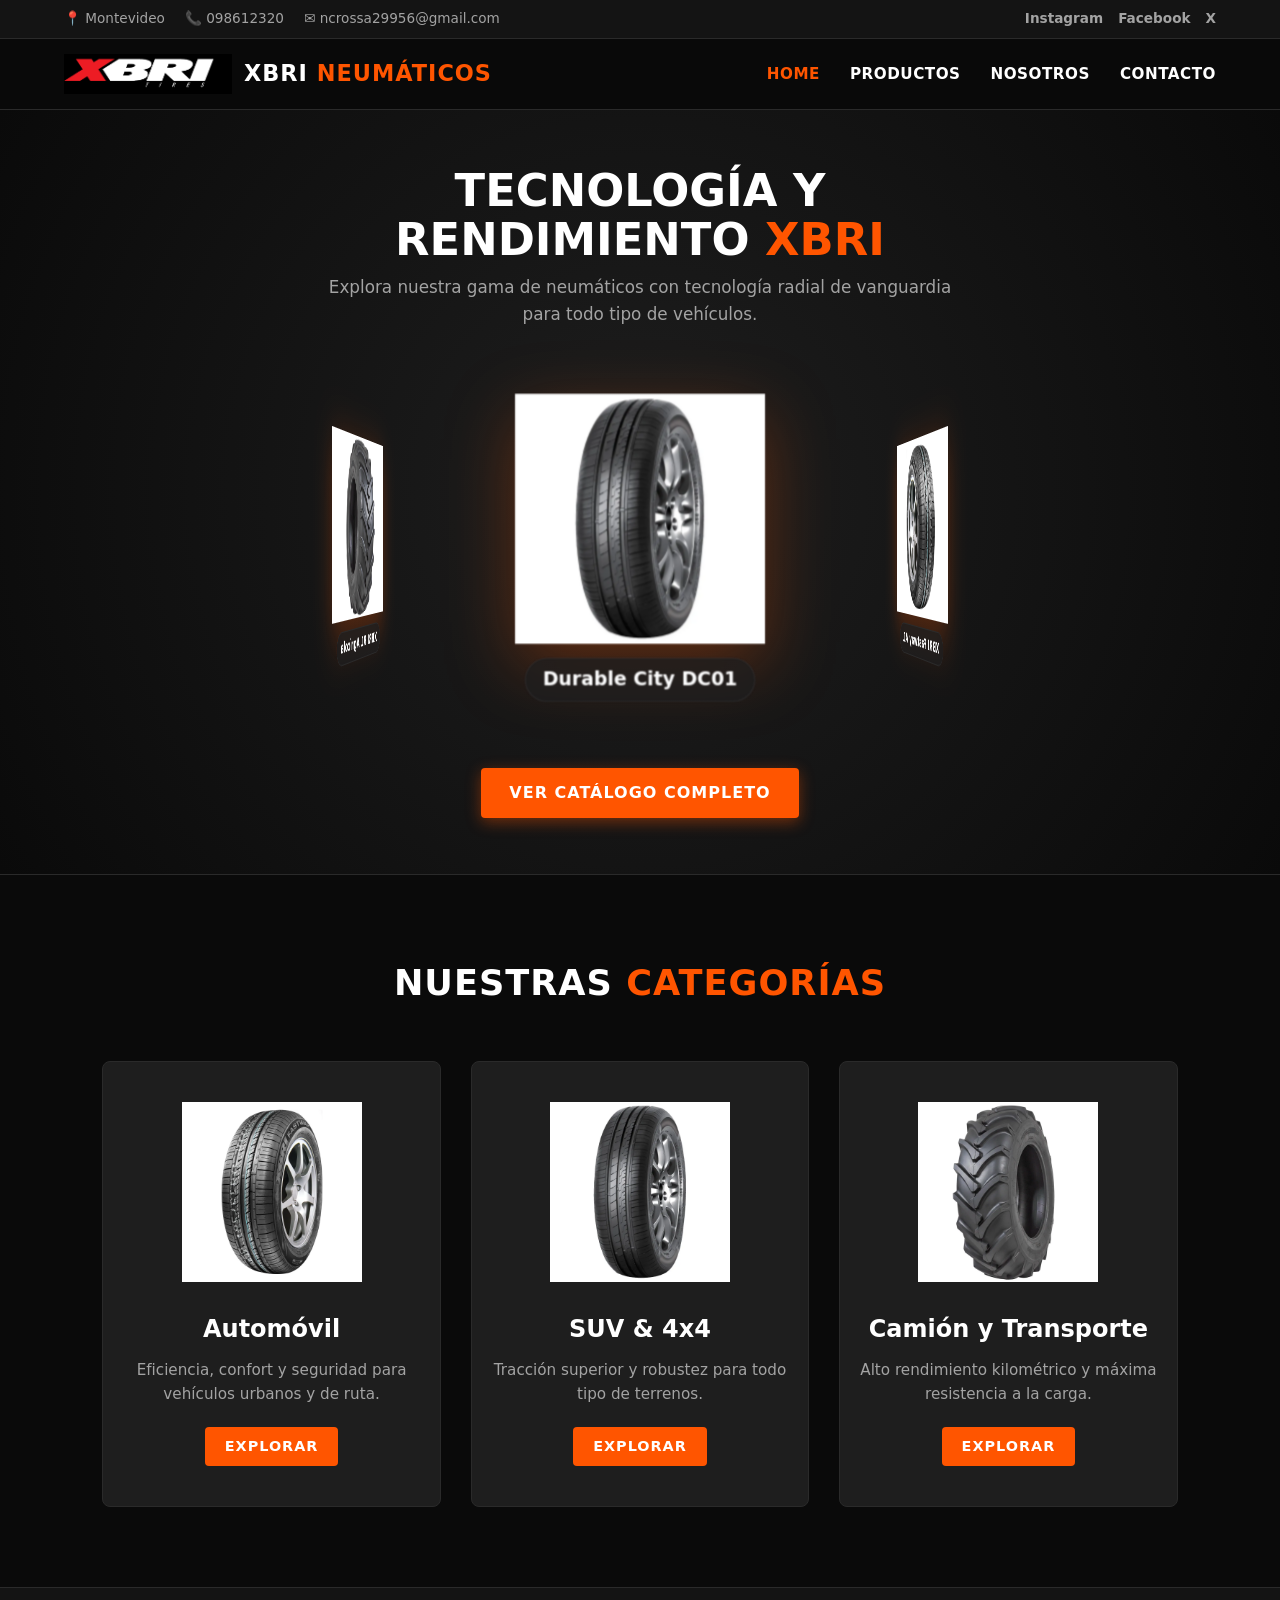
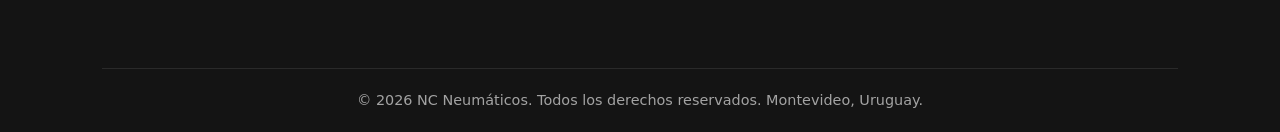
<file: index.html>
<!DOCTYPE html>
<html lang="es">
<head>
  <meta charset="UTF-8">
  <meta name="viewport" content="width=device-width, initial-scale=1.0">
  <title>NC Neumáticos — Tecnología y Rendimiento en Montevideo</title>
  <link rel="stylesheet" href="styles/main.css">
</head>
<body>

  <!-- Top Header / Contact Bar -->
  <div class="top-bar">
    <div class="top-bar-info">
      <span>📍 Montevideo</span>
      <a href="tel:098612320">📞 098612320</a>
      <a href="mailto:ncrossa29956@gmail.com">✉️ ncrossa29956@gmail.com</a>
    </div>
    <div class="social-links">
      <a href="https://instagram.com" target="_blank" rel="noopener">Instagram</a>
      <a href="https://facebook.com" target="_blank" rel="noopener">Facebook</a>
      <a href="https://x.com" target="_blank" rel="noopener">X</a>
    </div>
  </div>

  <!-- Navigation Bar & Logo -->
  <header class="main-header">
    <a href="index.html" class="logo-container">
      <img src="imagenes/logo.png" alt="NC Neumáticos Logo">
      <span class="logo-text">XBRI <span>Neumáticos</span></span>
    </a>
    <nav>
      <ul class="nav-links">
        <li><a href="index.html" class="active">Home</a></li>
        <li><a href="productos.html">Productos</a></li>
        <li><a href="nosotros.html">Nosotros</a></li>
        <li><a href="contacto.html">Contacto</a></li>
      </ul>
    </nav>
  </header>

  <!-- Hero Section with 3D Rotating Tire Carousel -->
 <!-- Hero Section con Calesita / Tiovivo 3D Central -->
<section class="hero-carousel-3d">
  <div class="carousel-title-container">
    <h1>Tecnología y Rendimiento <span>XBRI</span></h1>
    <p>Explora nuestra gama de neumáticos con tecnología radial de vanguardia para todo tipo de vehículos.</p>
  </div>

  <!-- Stage del Tiovivo 3D -->
  <div class="carousel-3d-stage">
    <div class="carousel-3d-spinner">
      <!-- Ítem 1 -->
      <div class="carousel-3d-item" style="--i:0;">
        <img src="imagenes/durable_city-dc01_01_l.webp" alt="Durable City DC01">
        <div class="item-label">Durable City DC01</div>
      </div>
      <!-- Ítem 2 -->
      <div class="carousel-3d-item" style="--i:1;">
        <img src="imagenes/xbri_fastway-a1_01_l.webp" alt="XBRI Fastway A1">
        <div class="item-label">XBRI Fastway A1</div>
      </div>
      <!-- Ítem 3 -->
      <div class="carousel-3d-item" style="--i:2;">
        <img src="imagenes/xbri_ecology_01_l.webp" alt="XBRI Ecology">
        <div class="item-label">XBRI Ecology</div>
      </div>
      <!-- Ítem 4 -->
      <div class="carousel-3d-item" style="--i:3;">
        <img src="imagenes/xbri_r1_01_l.webp" alt="XBRI R1 Agrícola">
        <div class="item-label">XBRI R1 Agrícola</div>
      </div>
    </div>
  </div>

  <!-- Botón de acción centrado -->
  <a href="productos.html" class="btn btn-hero">Ver Catálogo Completo</a>
</section>

  <!-- Categories Preview Section -->
  <section>
    <h2 class="section-title">Nuestras <span>Categorías</span></h2>
    <div class="categories-preview">
      <div class="category-card">
        <img src="imagenes/xbri_fastway-a1_01_l.webp" alt="Automóvil">
        <h3>Automóvil</h3>
        <p>Eficiencia, confort y seguridad para vehículos urbanos y de ruta.</p>
        <a href="productos.html" class="btn" style="padding: 8px 20px; font-size: 0.9rem;">Explorar</a>
      </div>
      <div class="category-card">
        <img src="imagenes/durable_city-dc01_01_l.webp" alt="SUV & 4x4">
        <h3>SUV & 4x4</h3>
        <p>Tracción superior y robustez para todo tipo de terrenos.</p>
        <a href="productos.html" class="btn" style="padding: 8px 20px; font-size: 0.9rem;">Explorar</a>
      </div>
      <div class="category-card">
        <img src="imagenes/xbri_r1_01_l.webp" alt="Camión">
        <h3>Camión y Transporte</h3>
        <p>Alto rendimiento kilométrico y máxima resistencia a la carga.</p>
        <a href="productos.html" class="btn" style="padding: 8px 20px; font-size: 0.9rem;">Explorar</a>
      </div>
    </div>
  </section>

  <!-- Footer -->
  <footer>
    <p>&copy; 2026 NC Neumáticos. Todos los derechos reservados. Montevideo, Uruguay.</p>
  </footer>

  <script src="scripts/main.js"></script>
</body>
</html>
</file>
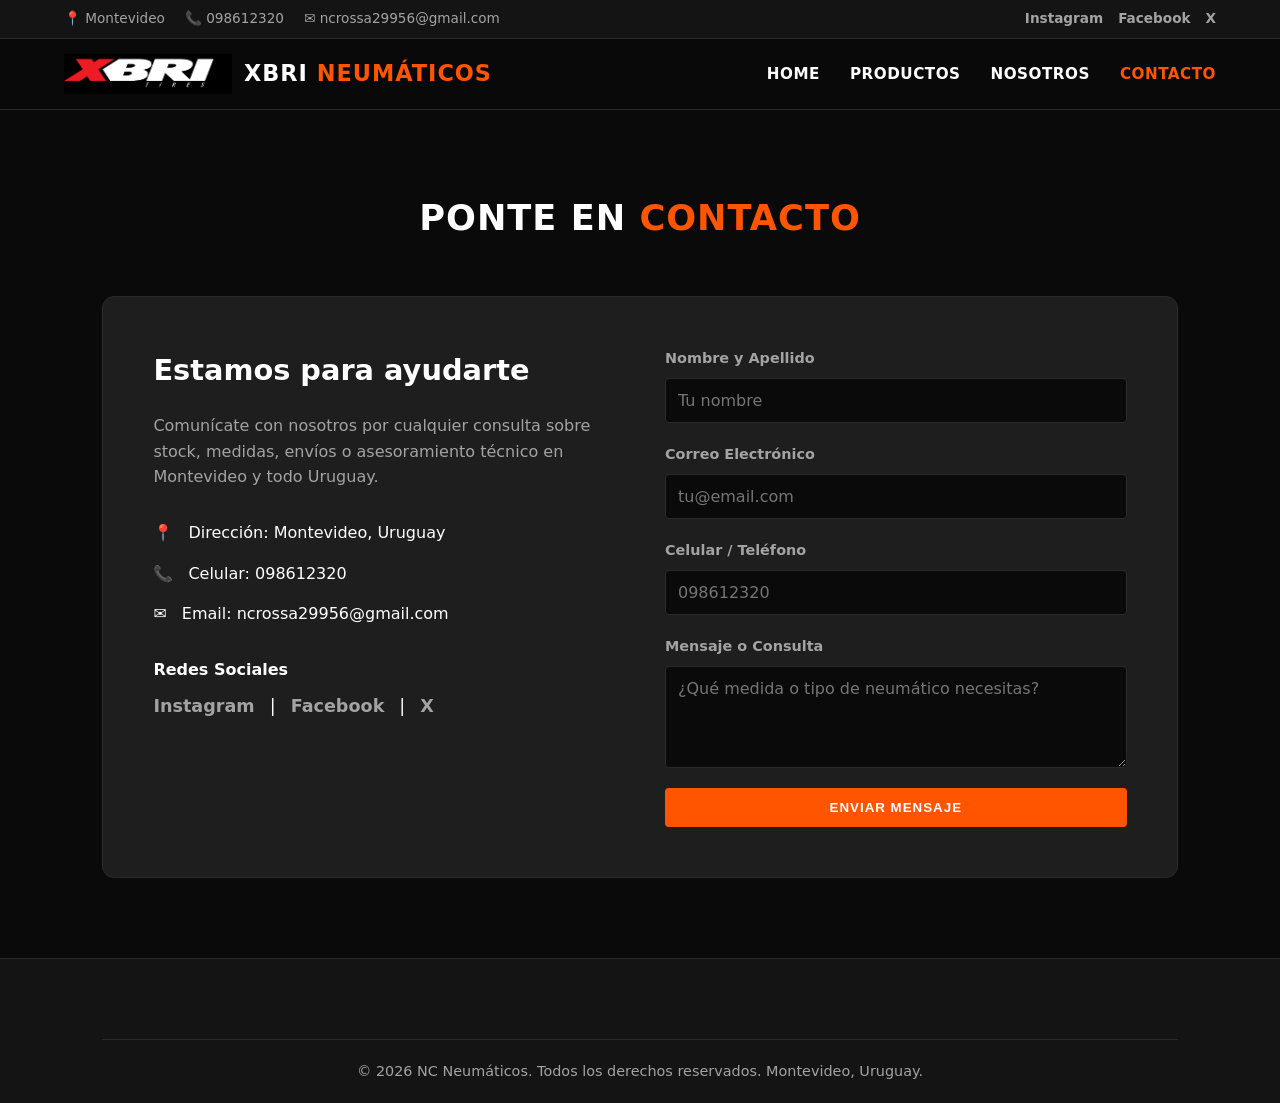
<file: contacto.html>
<!DOCTYPE html>
<html lang="es">
<head>
  <meta charset="UTF-8">
  <meta name="viewport" content="width=device-width, initial-scale=1.0">
  <title>Contacto — NC Neumáticos</title>
  <link rel="stylesheet" href="styles/main.css">
</head>
<body>

  <!-- Top Header / Contact Bar -->
  <div class="top-bar">
    <div class="top-bar-info">
      <span>📍 Montevideo</span>
      <a href="tel:098612320">📞 098612320</a>
      <a href="mailto:ncrossa29956@gmail.com">✉️ ncrossa29956@gmail.com</a>
    </div>
    <div class="social-links">
      <a href="https://instagram.com" target="_blank" rel="noopener">Instagram</a>
      <a href="https://facebook.com" target="_blank" rel="noopener">Facebook</a>
      <a href="https://x.com" target="_blank" rel="noopener">X</a>
    </div>
  </div>

  <!-- Navigation Bar & Logo -->
  <header class="main-header">
    <a href="index.html" class="logo-container">
      <img src="imagenes/logo.png" alt="NC Neumáticos Logo">
      <span class="logo-text">XBRI <span>Neumáticos</span></span>
    </a>
    <nav>
      <ul class="nav-links">
        <li><a href="index.html">Home</a></li>
        <li><a href="productos.html">Productos</a></li>
        <li><a href="nosotros.html">Nosotros</a></li>
        <li><a href="contacto.html" class="active">Contacto</a></li>
      </ul>
    </nav>
  </header>

  <!-- Contact Section -->
  <section>
    <h2 class="section-title">Ponte en <span>Contacto</span></h2>
    <div class="contact-container">
      <div class="contact-info">
        <h3>Estamos para ayudarte</h3>
        <p>Comunícate con nosotros por cualquier consulta sobre stock, medidas, envíos o asesoramiento técnico en Montevideo y todo Uruguay.</p>
        
        <div class="contact-details">
          <div class="contact-item">
            <span>📍</span>
            <span>Dirección: Montevideo, Uruguay</span>
          </div>
          <div class="contact-item">
            <span>📞</span>
            <a href="tel:098612320" style="color: inherit; text-decoration: none;">Celular: 098612320</a>
          </div>
          <div class="contact-item">
            <span>✉️</span>
            <a href="mailto:ncrossa29956@gmail.com" style="color: inherit; text-decoration: none;">Email: ncrossa29956@gmail.com</a>
          </div>
        </div>

        <div style="margin-top: 30px;">
          <h4 style="margin-bottom: 10px;">Redes Sociales</h4>
          <div class="social-links" style="font-size: 1.1rem;">
            <a href="https://instagram.com" target="_blank" rel="noopener">Instagram</a> | 
            <a href="https://facebook.com" target="_blank" rel="noopener">Facebook</a> | 
            <a href="https://x.com" target="_blank" rel="noopener">X</a>
          </div>
        </div>
      </div>

      <form class="contact-form" onsubmit="event.preventDefault(); alert('¡Mensaje enviado con éxito! Nos pondremos en contacto a la brevedad.');">
        <div class="form-group">
          <label for="nombre">Nombre y Apellido</label>
          <input type="text" id="nombre" required placeholder="Tu nombre">
        </div>
        <div class="form-group">
          <label for="email">Correo Electrónico</label>
          <input type="email" id="email" required placeholder="tu@email.com">
        </div>
        <div class="form-group">
          <label for="celular">Celular / Teléfono</label>
          <input type="tel" id="celular" placeholder="098612320">
        </div>
        <div class="form-group">
          <label for="mensaje">Mensaje o Consulta</label>
          <textarea id="mensaje" rows="4" required placeholder="¿Qué medida o tipo de neumático necesitas?"></textarea>
        </div>
        <button type="submit" class="btn">Enviar Mensaje</button>
      </form>
    </div>
  </section>

  <!-- Footer -->
  <footer>
    <p>&copy; 2026 NC Neumáticos. Todos los derechos reservados. Montevideo, Uruguay.</p>
  </footer>

  <script src="scripts/main.js"></script>
</body>
</html>
</file>
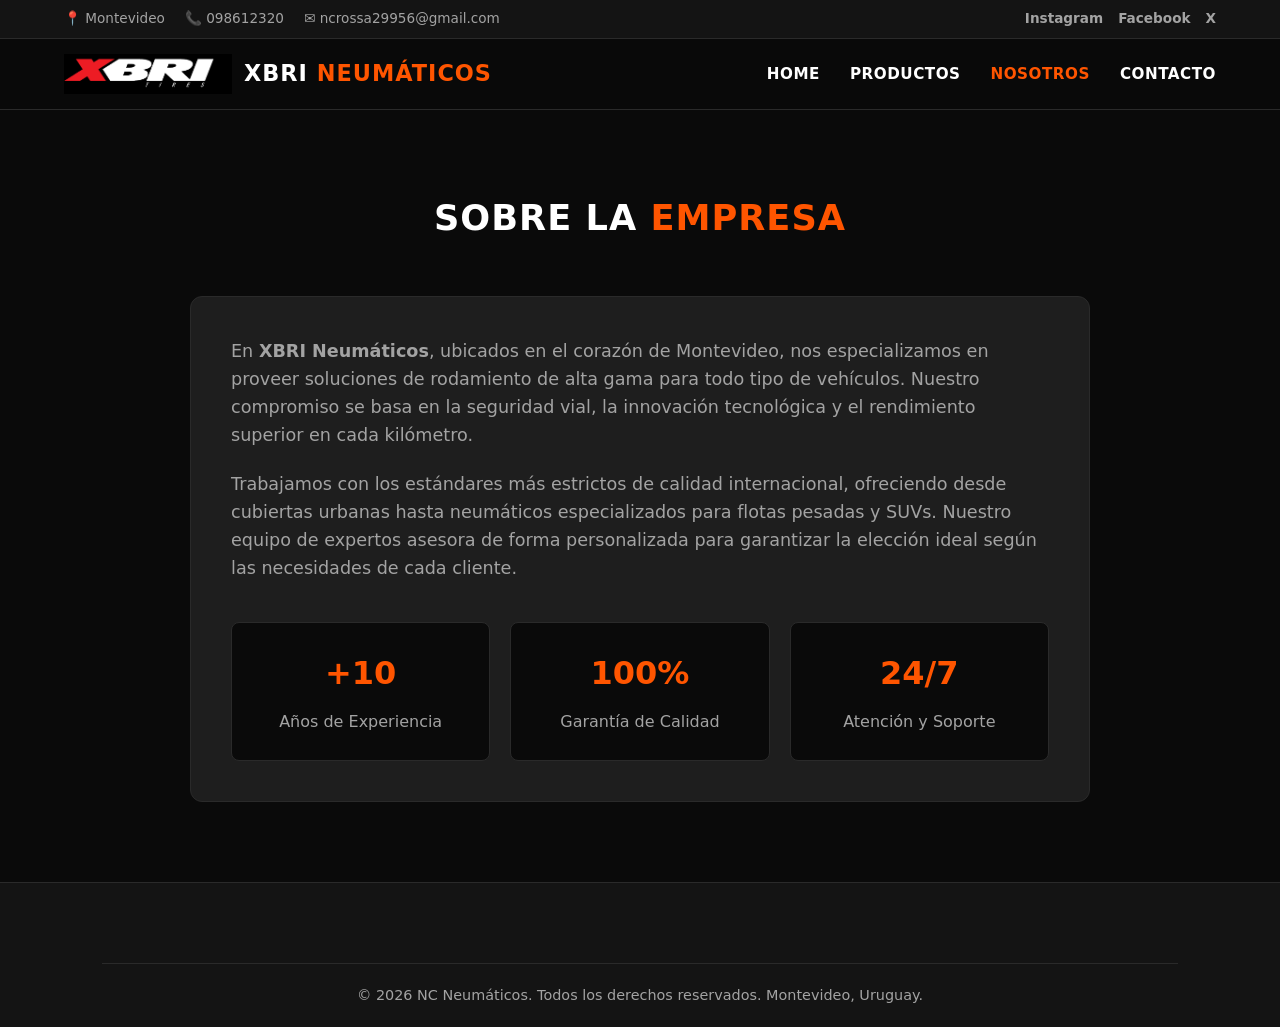
<file: nosotros.html>
<!DOCTYPE html>
<html lang="es">
<head>
  <meta charset="UTF-8">
  <meta name="viewport" content="width=device-width, initial-scale=1.0">
  <title>Nosotros — NC Neumáticos</title>
  <link rel="stylesheet" href="styles/main.css">
</head>
<body>

  <!-- Top Header / Contact Bar -->
  <div class="top-bar">
    <div class="top-bar-info">
      <span>📍 Montevideo</span>
      <a href="tel:098612320">📞 098612320</a>
      <a href="mailto:ncrossa29956@gmail.com">✉️ ncrossa29956@gmail.com</a>
    </div>
    <div class="social-links">
      <a href="https://instagram.com" target="_blank" rel="noopener">Instagram</a>
      <a href="https://facebook.com" target="_blank" rel="noopener">Facebook</a>
      <a href="https://x.com" target="_blank" rel="noopener">X</a>
    </div>
  </div>

  <!-- Navigation Bar & Logo -->
  <header class="main-header">
    <a href="index.html" class="logo-container">
      <img src="imagenes/logo.png" alt="NC Neumáticos Logo">
      <span class="logo-text">XBRI <span>Neumáticos</span></span>
    </a>
    <nav>
      <ul class="nav-links">
        <li><a href="index.html">Home</a></li>
        <li><a href="productos.html">Productos</a></li>
        <li><a href="nosotros.html" class="active">Nosotros</a></li>
        <li><a href="contacto.html">Contacto</a></li>
      </ul>
    </nav>
  </header>

  <!-- About Section -->
  <section>
    <h2 class="section-title">Sobre la <span>Empresa</span></h2>
    <div style="max-width: 900px; margin: 0 auto; background-color: var(--surface); border: 1px solid var(--border); border-radius: 12px; padding: 40px;">
      <p style="font-size: 1.1rem; color: var(--text-secondary); margin-bottom: 20px;">
        En <strong>XBRI Neumáticos</strong>, ubicados en el corazón de Montevideo, nos especializamos en proveer soluciones de rodamiento de alta gama para todo tipo de vehículos. Nuestro compromiso se basa en la seguridad vial, la innovación tecnológica y el rendimiento superior en cada kilómetro.
      </p>
      <p style="font-size: 1.1rem; color: var(--text-secondary); margin-bottom: 20px;">
        Trabajamos con los estándares más estrictos de calidad internacional, ofreciendo desde cubiertas urbanas hasta neumáticos especializados para flotas pesadas y SUVs. Nuestro equipo de expertos asesora de forma personalizada para garantizar la elección ideal según las necesidades de cada cliente.
      </p>
      <div style="display: grid; grid-template-columns: repeat(auto-fit, minmax(220px, 1fr)); gap: 20px; margin-top: 40px; text-align: center;">
        <div style="background: var(--bg-primary); padding: 25px; border-radius: 8px; border: 1px solid var(--border);">
          <h3 style="color: var(--accent); font-size: 2rem; margin-bottom: 10px;">+10</h3>
          <p style="color: var(--text-secondary);">Años de Experiencia</p>
        </div>
        <div style="background: var(--bg-primary); padding: 25px; border-radius: 8px; border: 1px solid var(--border);">
          <h3 style="color: var(--accent); font-size: 2rem; margin-bottom: 10px;">100%</h3>
          <p style="color: var(--text-secondary);">Garantía de Calidad</p>
        </div>
        <div style="background: var(--bg-primary); padding: 25px; border-radius: 8px; border: 1px solid var(--border);">
          <h3 style="color: var(--accent); font-size: 2rem; margin-bottom: 10px;">24/7</h3>
          <p style="color: var(--text-secondary);">Atención y Soporte</p>
        </div>
      </div>
    </div>
  </section>

  <!-- Footer -->
  <footer>
    <p>&copy; 2026 NC Neumáticos. Todos los derechos reservados. Montevideo, Uruguay.</p>
  </footer>

  <script src="scripts/main.js"></script>
</body>
</html>
</file>
<file: styles/main.css>
:root {
  --bg-primary: #0a0a0a;
  --bg-secondary: #141414;
  --surface: #1e1e1e;
  --text-primary: #ffffff;
  --text-secondary: #a3a3a3;
  --accent: #ff5500; /* Vibrant safety orange */
  --accent-hover: #ff7733;
  --border: #2a2a2a;
  --transition: all 0.3s ease;
}

* {
  box-sizing: border-box;
  margin: 0;
  padding: 0;
}

body {
  font-family: system-ui, -apple-system, BlinkMacSystemFont, "Segoe UI", Roboto, Oxygen, Ubuntu, Cantarell, sans-serif;
  background-color: var(--bg-primary);
  color: var(--text-primary);
  line-height: 1.6;
  overflow-x: hidden;
}

/* Top Utility Bar */
.top-bar {
  background-color: var(--bg-secondary);
  border-bottom: 1px solid var(--border);
  font-size: 0.85rem;
  padding: 8px 5%;
  display: flex;
  justify-content: space-between;
  align-items: center;
  flex-wrap: wrap;
  gap: 10px;
}

.top-bar-info {
  display: flex;
  gap: 20px;
  flex-wrap: wrap;
}

.top-bar-info a, .top-bar-info span {
  color: var(--text-secondary);
  text-decoration: none;
  transition: var(--transition);
}

.top-bar-info a:hover {
  color: var(--accent);
}

.social-links {
  display: flex;
  gap: 15px;
}

.social-links a {
  color: var(--text-secondary);
  text-decoration: none;
  font-weight: bold;
  transition: var(--transition);
}

.social-links a:hover {
  color: var(--accent);
}

/* Main Navigation Header */
.main-header {
  background-color: rgba(10, 10, 10, 0.95);
  backdrop-filter: blur(10px);
  border-bottom: 1px solid var(--border);
  position: sticky;
  top: 0;
  z-index: 1000;
  display: flex;
  justify-content: space-between;
  align-items: center;
  padding: 15px 5%;
}

.logo-container {
  display: flex;
  align-items: center;
  gap: 12px;
  text-decoration: none;
}

.logo-container img {
  height: 40px;
  width: auto;
  object-fit: contain;
}

.logo-text {
  font-size: 1.4rem;
  font-weight: 900;
  color: var(--text-primary);
  letter-spacing: 1px;
  text-transform: uppercase;
}

.logo-text span {
  color: var(--accent);
}

.nav-links {
  display: flex;
  gap: 30px;
  list-style: none;
}

.nav-links a {
  color: var(--text-primary);
  text-decoration: none;
  font-weight: 600;
  font-size: 0.95rem;
  text-transform: uppercase;
  letter-spacing: 0.5px;
  transition: var(--transition);
}

.nav-links a:hover,
.nav-links a.active {
  color: var(--accent);
}

/* Buttons & CTA */
.btn {
  display: inline-block;
  background-color: var(--accent);
  color: #fff;
  padding: 12px 28px;
  border-radius: 4px;
  text-decoration: none;
  font-weight: bold;
  text-transform: uppercase;
  letter-spacing: 1px;
  transition: var(--transition);
  border: none;
  cursor: pointer;
}

.btn:hover {
  background-color: var(--accent-hover);
  transform: translateY(-2px);
}

/* ===================================================
   CARRUSEL 3D CENTRAL - TIOVIVO / CALESITA
   =================================================== */
.hero-carousel-3d {
  position: relative;
  min-height: 85vh;
  display: flex;
  flex-direction: column;
  align-items: center;
  justify-content: center;
  background: radial-gradient(circle at center, #1e1e1e 0%, var(--bg-primary) 100%);
  padding: 40px 20px;
  overflow: hidden;
  border-bottom: 1px solid var(--border);
  text-align: center;
}

.carousel-title-container {
  max-width: 650px;
  margin-bottom: 20px;
  z-index: 2;
}

.carousel-title-container h1 {
  font-size: 2.8rem;
  font-weight: 900;
  text-transform: uppercase;
  line-height: 1.1;
  margin-bottom: 10px;
}

.carousel-title-container h1 span {
  color: var(--accent);
}

.carousel-title-container p {
  color: var(--text-secondary);
  font-size: 1.05rem;
}

/* Stage y Esfera 3D */
.carousel-3d-stage {
  width: 100%;
  max-width: 800px;
  height: 380px;
  perspective: 1000px;
  display: flex;
  align-items: center;
  justify-content: center;
  margin: 10px 0;
}

.carousel-3d-spinner {
  position: relative;
  width: 200px;
  height: 220px;
  transform-style: preserve-3d;
  animation: spinCarousel 16s infinite linear;
}

/* Pausar la calesita al pasar el mouse */
.carousel-3d-spinner:hover {
  animation-play-state: paused;
}

/* Cada una de las 4 cubiertas dispuestas a 90deg */
.carousel-3d-item {
  position: absolute;
  width: 200px;
  height: 220px;
  left: 0;
  top: 0;
  display: flex;
  flex-direction: column;
  align-items: center;
  justify-content: center;
  transform: rotateY(calc(var(--i) * 90deg)) translateZ(280px);
  transition: transform 0.3s ease;
}

.carousel-3d-item img {
  width: 180px;
  height: 180px;
  object-fit: contain;
  filter: drop-shadow(0 15px 25px rgba(255, 85, 0, 0.3));
  transition: transform 0.3s ease;
}

.carousel-3d-item:hover img {
  transform: scale(1.1);
}

.item-label {
  margin-top: 10px;
  background-color: rgba(30, 30, 30, 0.85);
  border: 1px solid var(--border);
  color: var(--text-primary);
  padding: 4px 12px;
  border-radius: 20px;
  font-size: 0.85rem;
  font-weight: 700;
  white-space: nowrap;
  backdrop-filter: blur(4px);
}

.btn-hero {
  margin-top: 20px;
  z-index: 2;
  box-shadow: 0 4px 15px rgba(255, 85, 0, 0.4);
}

/* Animación de Rotación Calesita */
@keyframes spinCarousel {
  0% {
    transform: rotateY(0deg);
  }
  100% {
    transform: rotateY(-360deg);
  }
}

/* Adaptación para pantallas móviles */
@media (max-width: 768px) {
  .carousel-title-container h1 {
    font-size: 2rem;
  }
  .carousel-3d-stage {
    height: 300px;
  }
  .carousel-3d-spinner {
    width: 150px;
    height: 170px;
  }
  .carousel-3d-item {
    width: 150px;
    height: 170px;
    transform: rotateY(calc(var(--i) * 90deg)) translateZ(190px);
  }
  .carousel-3d-item img {
    width: 130px;
    height: 130px;
  }
}
/* Sections General */
section {
  padding: 80px 8%;
}

.section-title {
  font-size: 2.2rem;
  font-weight: 800;
  text-align: center;
  margin-bottom: 50px;
  text-transform: uppercase;
  letter-spacing: 1px;
}

.section-title span {
  color: var(--accent);
}

/* Product Categories Grid */
.categories-preview {
  display: grid;
  grid-template-columns: repeat(auto-fit, minmax(300px, 1fr));
  gap: 30px;
}

.category-card {
  background-color: var(--surface);
  border: 1px solid var(--border);
  border-radius: 8px;
  overflow: hidden;
  transition: var(--transition);
  text-align: center;
  padding: 40px 20px;
}

.category-card:hover {
  border-color: var(--accent);
  transform: translateY(-5px);
}

.category-card img {
  height: 180px;
  object-fit: contain;
  margin-bottom: 20px;
}

.category-card h3 {
  font-size: 1.5rem;
  margin-bottom: 10px;
}

.category-card p {
  color: var(--text-secondary);
  font-size: 0.95rem;
  margin-bottom: 20px;
}

/* Products Dynamic Page */
.filters-bar {
  display: flex;
  justify-content: center;
  gap: 15px;
  margin-bottom: 40px;
  flex-wrap: wrap;
}

.filter-btn {
  background-color: var(--surface);
  color: var(--text-primary);
  border: 1px solid var(--border);
  padding: 8px 20px;
  border-radius: 30px;
  cursor: pointer;
  font-weight: 600;
  transition: var(--transition);
}

.filter-btn:hover,
.filter-btn.active {
  background-color: var(--accent);
  border-color: var(--accent);
}

.products-grid {
  display: grid;
  grid-template-columns: repeat(auto-fill, minmax(280px, 1fr));
  gap: 30px;
}

.product-card {
  background-color: var(--surface);
  border: 1px solid var(--border);
  border-radius: 8px;
  padding: 25px;
  display: flex;
  flex-direction: column;
  justify-content: space-between;
  transition: var(--transition);
}

.product-card:hover {
  border-color: var(--accent);
}

.product-card img {
  width: 100%;
  height: 160px;
  object-fit: contain;
  margin-bottom: 15px;
}

.product-card h4 {
  font-size: 1.2rem;
  margin-bottom: 8px;
}

.product-card .specs {
  color: var(--text-secondary);
  font-size: 0.85rem;
  margin-bottom: 15px;
}

.product-card .price {
  font-size: 1.3rem;
  font-weight: 800;
  color: var(--accent);
  margin-bottom: 15px;
}

/* Contact & Info Pages */
.contact-container {
  display: grid;
  grid-template-columns: 1fr 1fr;
  gap: 50px;
  background-color: var(--surface);
  border: 1px solid var(--border);
  border-radius: 12px;
  padding: 50px;
}

.contact-info h3 {
  font-size: 1.8rem;
  margin-bottom: 20px;
}

.contact-info p {
  color: var(--text-secondary);
  margin-bottom: 30px;
}

.contact-details {
  display: flex;
  flex-direction: column;
  gap: 15px;
  margin-bottom: 30px;
}

.contact-item {
  display: flex;
  align-items: center;
  gap: 15px;
  color: var(--text-primary);
}

.contact-form {
  display: flex;
  flex-direction: column;
  gap: 20px;
}

.form-group {
  display: flex;
  flex-direction: column;
  gap: 8px;
}

.form-group label {
  font-size: 0.9rem;
  font-weight: 600;
  color: var(--text-secondary);
}

.form-group input,
.form-group textarea {
  background-color: var(--bg-primary);
  border: 1px solid var(--border);
  border-radius: 4px;
  padding: 12px;
  color: var(--text-primary);
  font-size: 1rem;
  font-family: inherit;
}

.form-group input:focus,
.form-group textarea:focus {
  outline: none;
  border-color: var(--accent);
}

/* Footer */
footer {
  background-color: var(--bg-secondary);
  border-top: 1px solid var(--border);
  padding: 50px 8% 20px;
  text-align: center;
  color: var(--text-secondary);
  font-size: 0.9rem;
}

footer p {
  margin-top: 30px;
  padding-top: 20px;
  border-top: 1px solid var(--border);
}

@media (max-width: 768px) {
  .nav-links {
    display: none;
  }
  .contact-container {
    grid-template-columns: 1fr;
    padding: 30px;
  }
  .carousel-slide {
    flex-direction: column;
    justify-content: center;
    text-align: center;
  }
  .carousel-content {
    max-width: 100%;
  }
}
</file>
